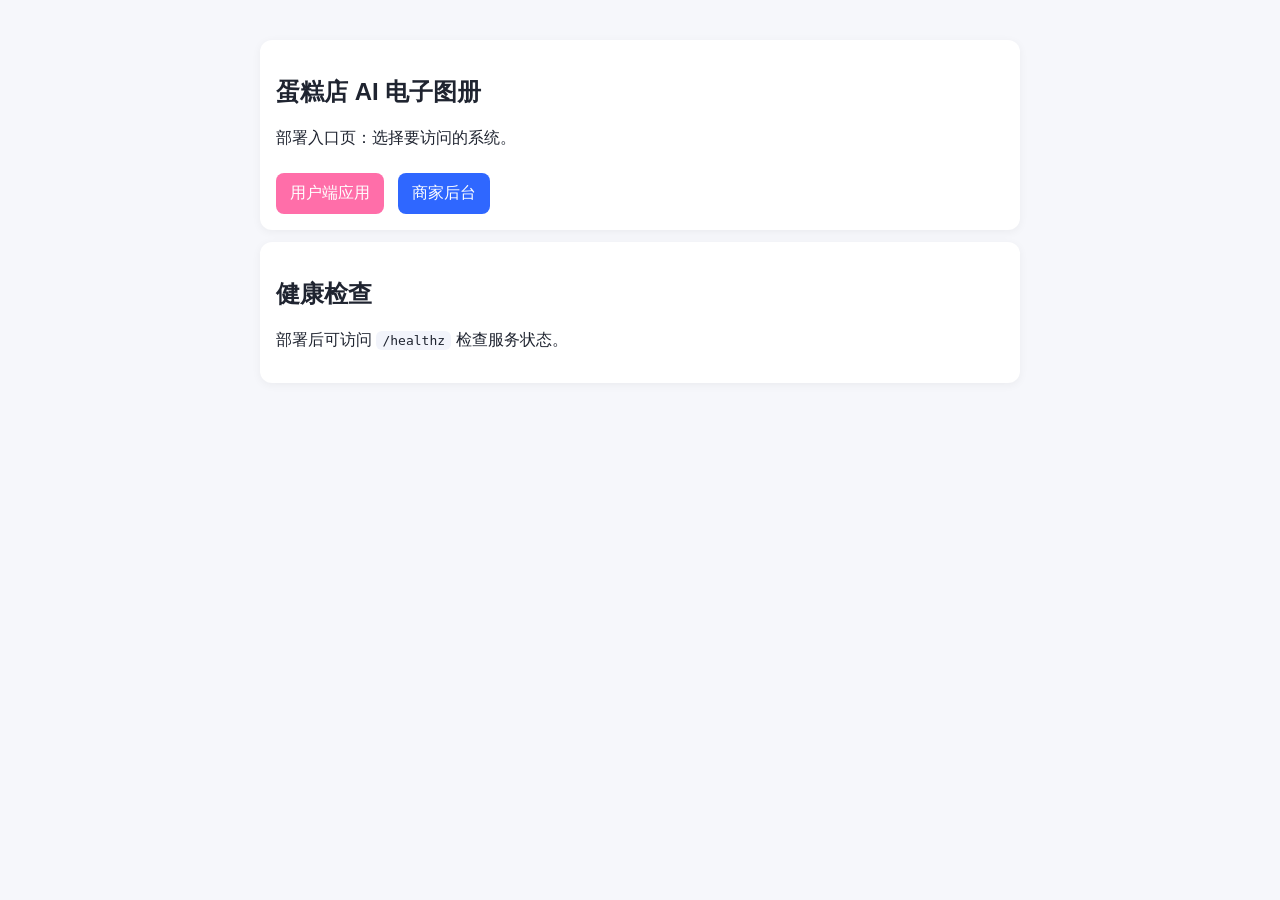
<file: index.html>
<!doctype html>
<html lang="zh-CN">
<head>
  <meta charset="UTF-8" />
  <meta name="viewport" content="width=device-width, initial-scale=1.0" />
  <title>蛋糕店 AI 电子图册 - 入口</title>
  <style>
    body { font-family: -apple-system,BlinkMacSystemFont,"PingFang SC",sans-serif; margin:0; background:#f6f7fb; color:#1f2430; }
    main { max-width:760px; margin:40px auto; padding:0 16px; }
    .card { background:#fff; border-radius:12px; padding:16px; margin-bottom:12px; box-shadow:0 2px 10px rgba(0,0,0,.05); }
    a.btn { display:inline-block; margin-right:10px; margin-top:8px; background:#ff6ea9; color:#fff; text-decoration:none; padding:10px 14px; border-radius:8px; }
    a.btn.alt { background:#2f67ff; }
    code { background:#f2f4fb; padding:2px 6px; border-radius:6px; }
  </style>
</head>
<body>
  <main>
    <section class="card">
      <h1>蛋糕店 AI 电子图册</h1>
      <p>部署入口页：选择要访问的系统。</p>
      <a class="btn" href="/app/">用户端应用</a>
      <a class="btn alt" href="/admin/">商家后台</a>
    </section>
    <section class="card">
      <h2>健康检查</h2>
      <p>部署后可访问 <code>/healthz</code> 检查服务状态。</p>
    </section>
  </main>
</body>
</html>
</file>
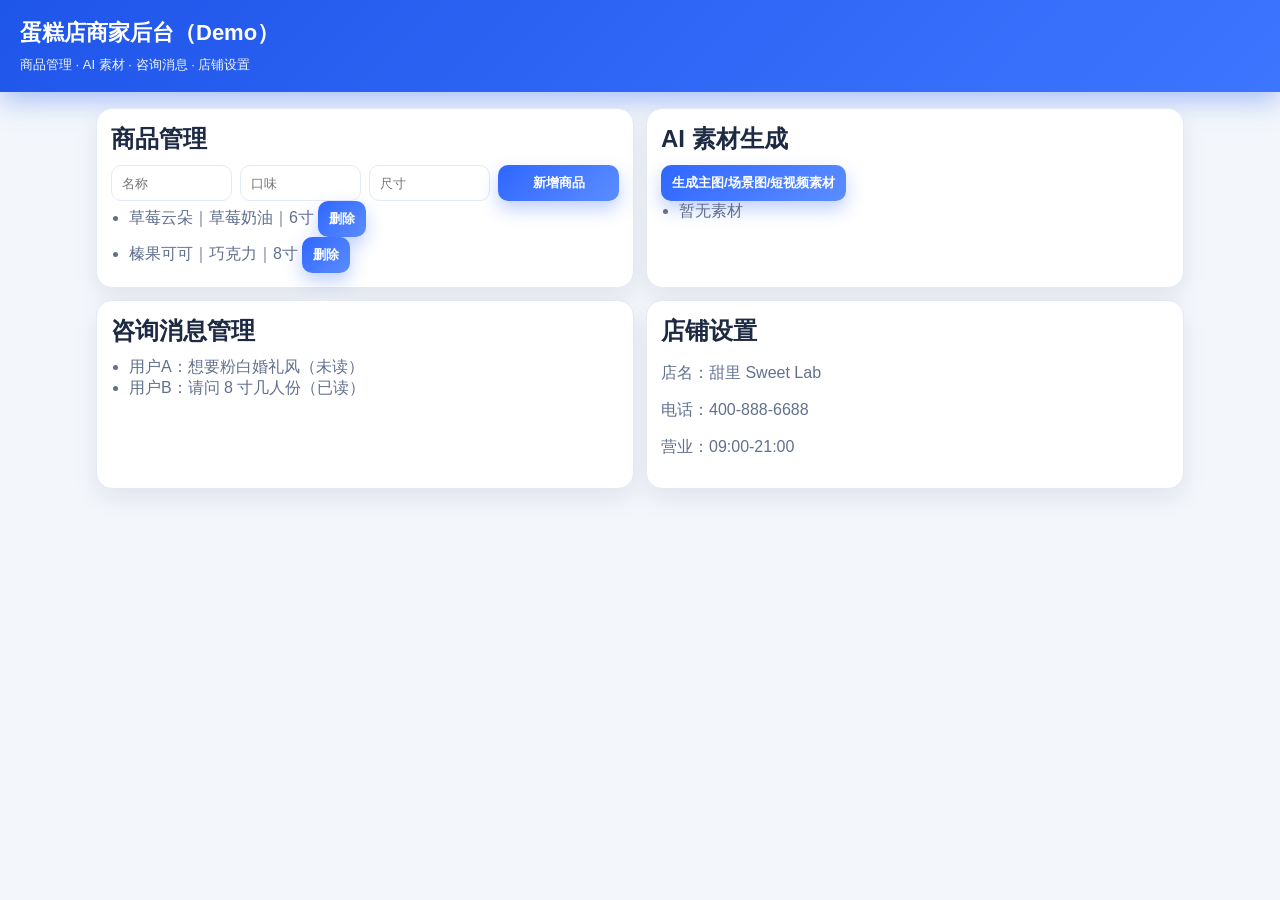
<file: admin/index.html>
<!doctype html>
<html lang="zh-CN">
<head>
  <meta charset="UTF-8" />
  <meta name="viewport" content="width=device-width, initial-scale=1.0" />
  <title>蛋糕店商家后台</title>
  <link rel="stylesheet" href="styles.css" />
</head>
<body>
  <header><h1>蛋糕店商家后台（Demo）</h1><p>商品管理 · AI 素材 · 咨询消息 · 店铺设置</p></header>
  <main>
    <section>
      <h2>商品管理</h2>
      <div class="row">
        <input id="name" placeholder="名称" /><input id="flavor" placeholder="口味" /><input id="size" placeholder="尺寸" />
        <button id="add">新增商品</button>
      </div>
      <ul id="products"></ul>
    </section>
    <section>
      <h2>AI 素材生成</h2>
      <button id="gen-mat">生成主图/场景图/短视频素材</button>
      <ul id="materials"></ul>
    </section>
    <section>
      <h2>咨询消息管理</h2>
      <ul>
        <li>用户A：想要粉白婚礼风（未读）</li>
        <li>用户B：请问 8 寸几人份（已读）</li>
      </ul>
    </section>
    <section>
      <h2>店铺设置</h2>
      <p>店名：甜里 Sweet Lab</p>
      <p>电话：400-888-6688</p>
      <p>营业：09:00-21:00</p>
    </section>
  </main>
  <script src="app.js"></script>
</body>
</html>
</file>
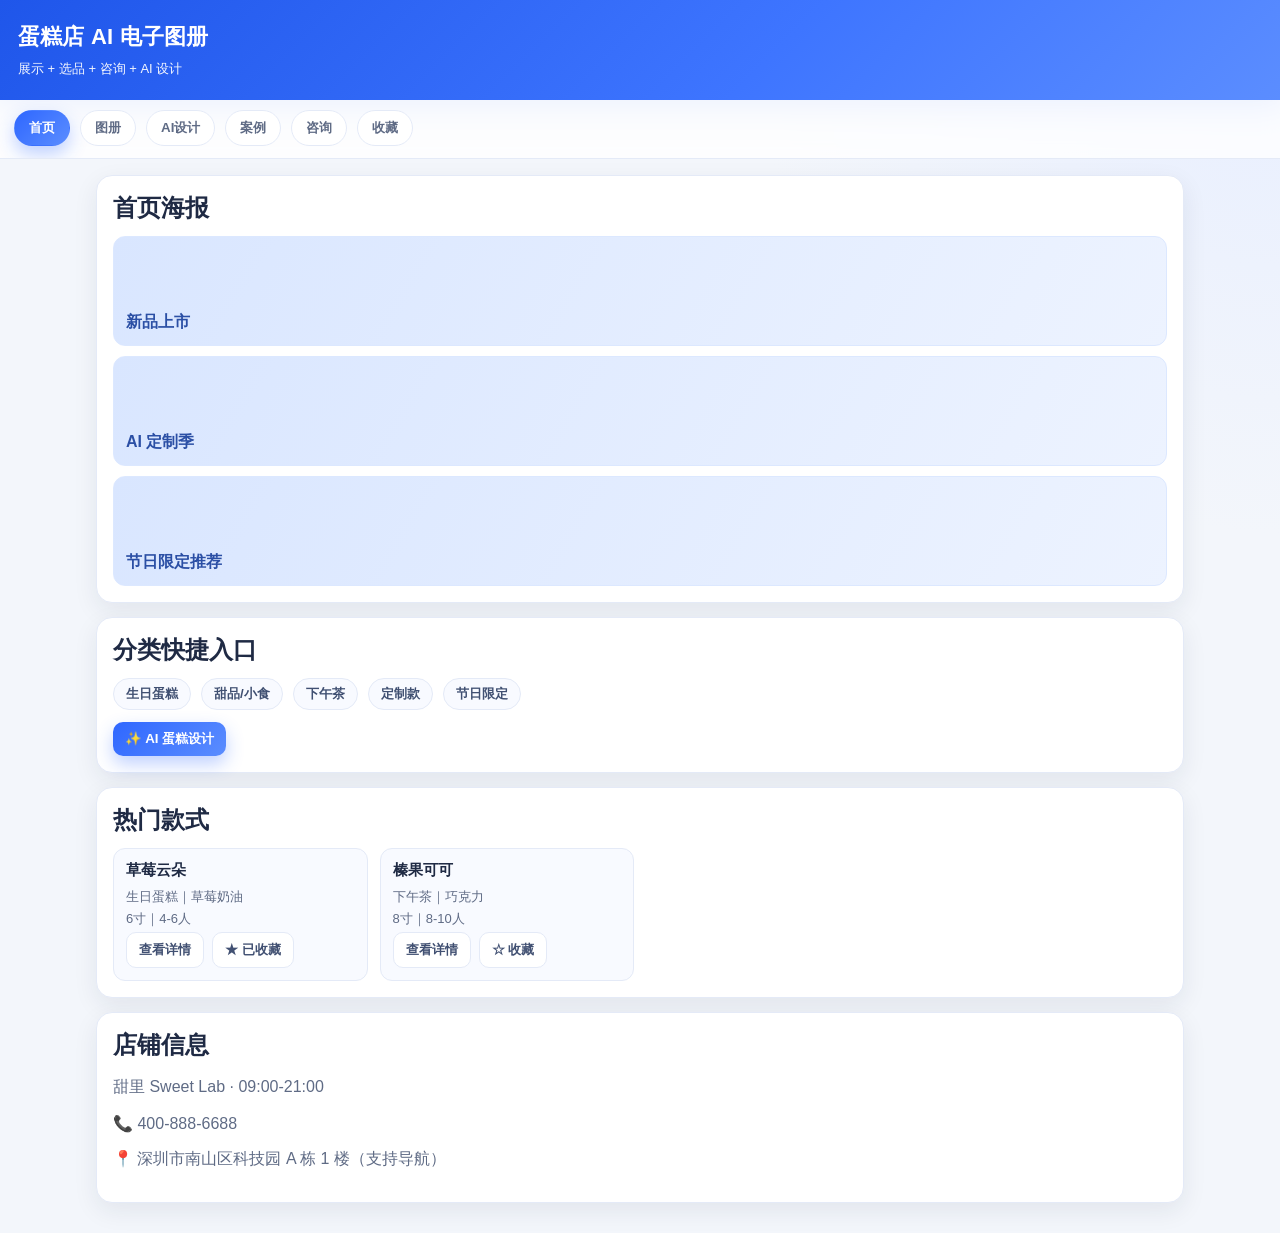
<file: app/index.html>
<!doctype html>
<html lang="zh-CN">
<head>
  <meta charset="UTF-8" />
  <meta name="viewport" content="width=device-width, initial-scale=1.0" />
  <title>蛋糕店 AI 电子图册</title>
  <link rel="stylesheet" href="styles.css" />
</head>
<body>
  <header class="topbar">
    <h1>蛋糕店 AI 电子图册</h1>
    <p>展示 + 选品 + 咨询 + AI 设计</p>
  </header>

  <nav class="tabs" id="tabs"></nav>

  <main id="view"></main>

  <template id="home-template">
    <section class="card">
      <h2>首页海报</h2>
      <div class="banner-list" id="banner-list"></div>
    </section>
    <section class="card">
      <h2>分类快捷入口</h2>
      <div class="chips" id="quick-categories"></div>
      <button class="primary" data-nav="ai">✨ AI 蛋糕设计</button>
    </section>
    <section class="card">
      <h2>热门款式</h2>
      <div class="grid" id="hot-products"></div>
    </section>
    <section class="card">
      <h2>店铺信息</h2>
      <p>甜里 Sweet Lab · 09:00-21:00</p>
      <p>📞 400-888-6688</p>
      <p>📍 深圳市南山区科技园 A 栋 1 楼（支持导航）</p>
    </section>
  </template>

  <template id="catalog-template">
    <section class="card">
      <h2>蛋糕图册</h2>
      <input id="search" placeholder="搜索名称、口味、风格" />
      <div class="chips" id="filter-categories"></div>
      <div class="grid" id="catalog-list"></div>
    </section>
  </template>

  <template id="ai-template">
    <section class="card">
      <h2>AI 生成蛋糕图片</h2>
      <div class="form">
        <input id="ai-style" placeholder="风格（如奶油简约）" />
        <input id="ai-color" placeholder="颜色（如粉白）" />
        <input id="ai-theme" placeholder="主题（如生日）" />
        <input id="ai-people" placeholder="人数（如8人）" />
        <button class="primary" id="gen-image">生成图片</button>
      </div>
      <div class="grid" id="ai-images"></div>
    </section>
    <section class="card">
      <h2>AI 图生视频</h2>
      <button class="primary" id="gen-video">生成 10-15 秒展示视频</button>
      <ul id="ai-videos"></ul>
    </section>
  </template>

  <template id="cases-template">
    <section class="card">
      <h2>定制案例专区</h2>
      <div class="chips" id="case-categories"></div>
      <div class="grid" id="case-list"></div>
    </section>
  </template>

  <template id="consult-template">
    <section class="card">
      <h2>在线咨询</h2>
      <div id="chat-log" class="chat-log"></div>
      <div class="inline">
        <input id="chat-input" placeholder="输入文字咨询" />
        <button class="primary" id="chat-send">发送</button>
      </div>
    </section>
  </template>

  <template id="favorites-template">
    <section class="card">
      <h2>我的收藏</h2>
      <h3>收藏款式</h3>
      <div class="grid" id="fav-products"></div>
      <h3>收藏 AI 方案</h3>
      <ul id="fav-ai"></ul>
    </section>
  </template>

  <script src="app.js"></script>
</body>
</html>
</file>
<file: admin/styles.css>
:root {
  --bg: #f3f6fb;
  --surface: #fff;
  --text: #1e2a44;
  --subtle: #61708f;
  --primary: #2f67ff;
  --primary-2: #5b8dff;
  --border: #e3e9f7;
  --shadow: 0 10px 24px rgba(31, 42, 68, 0.08);
  font-family: -apple-system, BlinkMacSystemFont, "PingFang SC", "Segoe UI", sans-serif;
}

* { box-sizing: border-box; }
body { margin: 0; background: var(--bg); color: var(--text); }

header {
  padding: 18px 20px;
  color: #fff;
  background: linear-gradient(135deg, #1f56ea 0%, #3e75ff 100%);
  box-shadow: 0 8px 26px rgba(25, 85, 239, .35);
}
header h1 { margin: 0; font-size: 22px; }
header p { margin: 8px 0 0; font-size: 13px; opacity: .94; }

main {
  max-width: 1120px;
  margin: 0 auto;
  padding: 16px;
  display: grid;
  grid-template-columns: repeat(2, minmax(0, 1fr));
  gap: 12px;
}
section {
  background: var(--surface);
  border: 1px solid var(--border);
  border-radius: 16px;
  padding: 14px;
  box-shadow: var(--shadow);
}
section h2 { margin-top: 0; margin-bottom: 10px; }
section p, li { color: var(--subtle); }

.row { display: grid; grid-template-columns: repeat(4, minmax(0, 1fr)); gap: 8px; }
input {
  width: 100%;
  padding: 9px 10px;
  border: 1px solid var(--border);
  border-radius: 10px;
  background: #fff;
}
input:focus { outline: none; border-color: #9db7ff; box-shadow: 0 0 0 3px rgba(91,141,255,.15); }

button {
  border: none;
  background: linear-gradient(135deg, var(--primary), var(--primary-2));
  color: #fff;
  padding: 9px 11px;
  border-radius: 10px;
  font-weight: 600;
  box-shadow: 0 8px 18px rgba(47, 103, 255, .3);
}
ul { margin: 0; padding-left: 18px; }

@media (max-width: 920px) {
  main { grid-template-columns: 1fr; }
  .row { grid-template-columns: 1fr 1fr; }
}
</file>
<file: app/styles.css>
:root {
  --bg: #f3f6fb;
  --surface: #ffffff;
  --surface-2: #f8faff;
  --text: #1f2a44;
  --text-subtle: #5f6b85;
  --primary: #2f67ff;
  --primary-2: #5b8dff;
  --border: #e4eaf7;
  --shadow: 0 8px 24px rgba(31, 42, 68, 0.08);
  --radius-lg: 16px;
  --radius-md: 12px;
  --radius-sm: 10px;
  font-family: -apple-system, BlinkMacSystemFont, "PingFang SC", "Segoe UI", sans-serif;
}

* { box-sizing: border-box; }
body {
  margin: 0;
  color: var(--text);
  background: radial-gradient(circle at top right, #e7eeff 0, #f3f6fb 30%, #f3f6fb 100%);
}

.topbar {
  padding: 22px 18px;
  color: #fff;
  background: linear-gradient(135deg, #1f56ea 0%, #3e75ff 60%, #5b8dff 100%);
  box-shadow: 0 8px 26px rgba(25, 85, 239, .35);
}
.topbar h1 { margin: 0; font-size: 22px; letter-spacing: .2px; }
.topbar p { margin: 8px 0 0; font-size: 13px; opacity: .95; }

.tabs {
  display: flex;
  overflow: auto;
  gap: 10px;
  padding: 10px 14px 12px;
  background: rgba(255, 255, 255, .8);
  backdrop-filter: blur(8px);
  border-bottom: 1px solid var(--border);
  position: sticky;
  top: 0;
  z-index: 9;
}
.tabs button {
  border: 1px solid var(--border);
  padding: 8px 14px;
  border-radius: 999px;
  background: #fff;
  color: var(--text-subtle);
  font-weight: 600;
}
.tabs button.active {
  border-color: transparent;
  background: linear-gradient(135deg, var(--primary), var(--primary-2));
  color: #fff;
  box-shadow: 0 8px 18px rgba(47, 103, 255, .3);
}

main { max-width: 1120px; margin: 0 auto; padding: 16px; }
.card {
  background: var(--surface);
  border: 1px solid var(--border);
  border-radius: var(--radius-lg);
  padding: 16px;
  margin-bottom: 14px;
  box-shadow: var(--shadow);
}
.card h2, .card h3 { margin: 0 0 12px; }
.card p { color: var(--text-subtle); }

.banner-list { display: grid; gap: 10px; }
.banner {
  height: 110px;
  border-radius: var(--radius-md);
  background: linear-gradient(120deg, #d9e6ff, #edf3ff);
  border: 1px solid #dce8ff;
  display: flex;
  align-items: flex-end;
  padding: 12px;
  color: #2b4fa5;
  font-weight: 700;
}

.chips { display: flex; flex-wrap: wrap; gap: 10px; margin-bottom: 12px; }
.chips button {
  border: 1px solid var(--border);
  background: var(--surface-2);
  color: #405072;
  border-radius: 999px;
  padding: 6px 12px;
}

.grid { display: grid; grid-template-columns: repeat(auto-fill, minmax(210px, 1fr)); gap: 12px; }
.item {
  background: var(--surface-2);
  border: 1px solid var(--border);
  border-radius: var(--radius-md);
  padding: 12px;
}
.item h4 { margin: 0 0 8px; font-size: 15px; }
.item p { margin: 4px 0; font-size: 13px; }
.inline { display: flex; gap: 8px; align-items: center; }

input {
  width: 100%;
  padding: 10px 11px;
  border: 1px solid var(--border);
  border-radius: var(--radius-sm);
  margin-bottom: 10px;
  background: #fff;
}
input:focus { outline: none; border-color: #9db7ff; box-shadow: 0 0 0 3px rgba(91,141,255,.15); }

button {
  border: 1px solid var(--border);
  border-radius: 10px;
  background: #fff;
  color: #415072;
  padding: 8px 12px;
  font-weight: 600;
}
button.primary {
  border: none;
  background: linear-gradient(135deg, var(--primary), var(--primary-2));
  color: #fff;
  box-shadow: 0 8px 18px rgba(47, 103, 255, .3);
}

.form { display: grid; grid-template-columns: 1fr 1fr; gap: 10px; }
.form button { grid-column: span 2; }

.chat-log {
  min-height: 140px;
  background: #f7faff;
  border: 1px solid var(--border);
  border-radius: var(--radius-sm);
  padding: 10px;
  margin-bottom: 10px;
}
.msg { margin: 8px 0; font-size: 13px; }
.msg.me { text-align: right; color: #274fb1; }
ul { padding-left: 20px; color: var(--text-subtle); }
</file>
